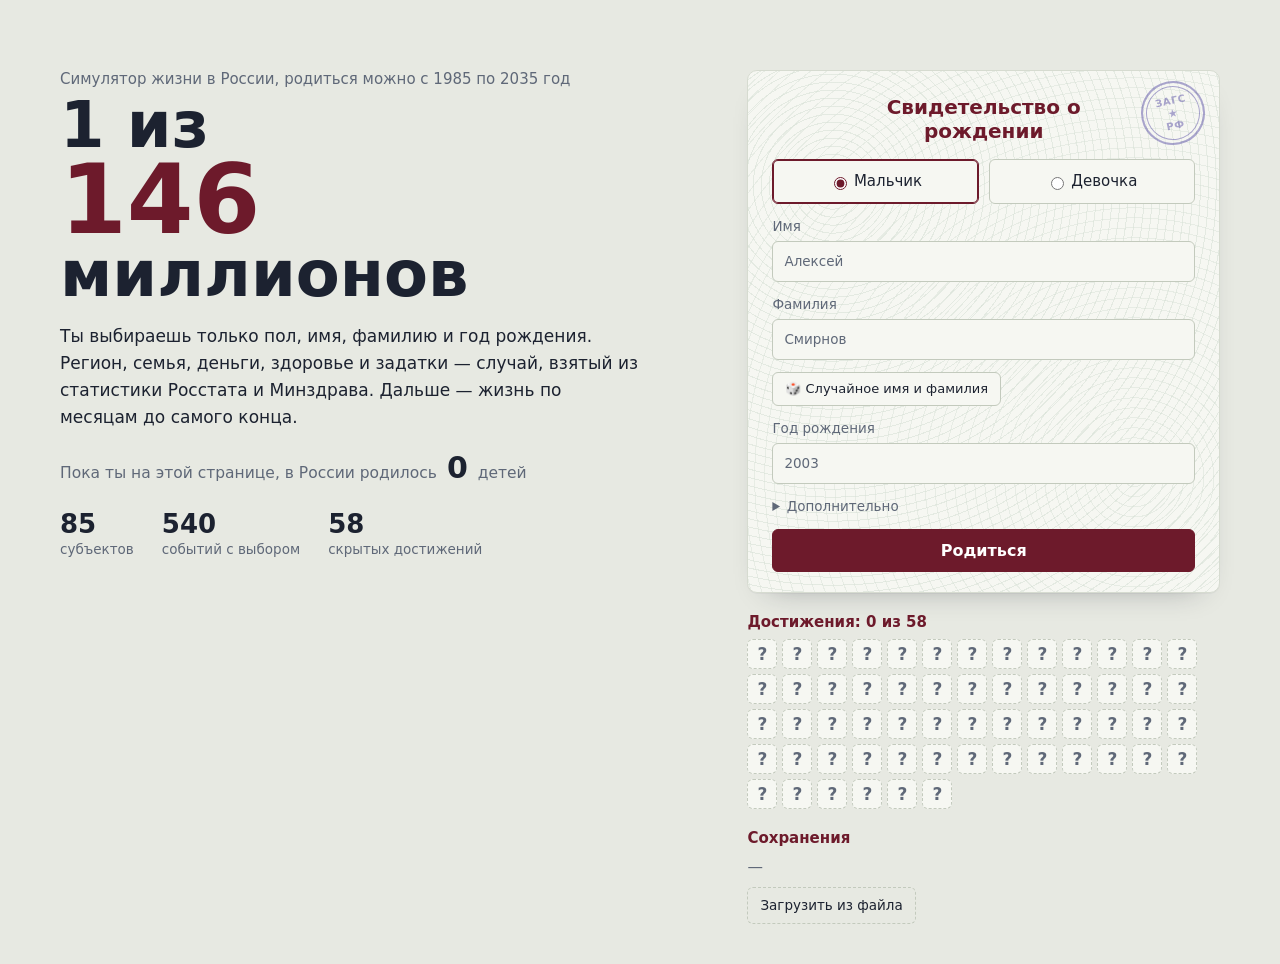
<file: index.html>
<!doctype html>
<html lang="ru">
<head>
<meta charset="utf-8">
<meta name="viewport" content="width=device-width, initial-scale=1">
<title>1 из 146 миллионов</title>
<link rel="stylesheet" href="css/style.css?v=24">
<link rel="icon" href="data:image/svg+xml,%3Csvg xmlns='http://www.w3.org/2000/svg' viewBox='0 0 64 64'%3E%3Ccircle cx='32' cy='32' r='30' fill='%23a3321f'/%3E%3Ctext x='32' y='44' font-family='Georgia,serif' font-size='34' font-weight='700' text-anchor='middle' fill='%23fbf8f2'%3E1%3C/text%3E%3C/svg%3E">
</head>
<body>
<main id="app">

<section id="setup" class="screen">
  <div class="hero">
    <div class="eyebrow">Симулятор жизни в России, родиться можно с 1985 по 2035 год</div>
    <h1>1 из <span>146</span> миллионов</h1>
    <p class="lead">Ты выбираешь только пол, имя, фамилию и год рождения. Регион, семья, деньги, здоровье и задатки — случай, взятый из статистики Росстата и Минздрава. Дальше — жизнь по месяцам до самого конца.</p>
    <div class="ticker">Пока ты на этой странице, в России родилось <b id="bornNow">0</b> <span id="bornWord">детей</span></div>
    <div class="facts">
      <div><b>85</b>субъектов</div>
      <div><b id="evCount">~150</b>событий с выбором</div>
      <div><b id="achTotal">?</b>скрытых достижений</div>
    </div>
  </div>
  <div>
    <div class="card cert">
      <div class="cert-title">Свидетельство о рождении</div>
      <form id="birthForm">
        <div class="row">
          <label><input type="radio" name="sex" value="m" checked> Мальчик</label>
          <label><input type="radio" name="sex" value="f"> Девочка</label>
        </div>
        <label>Имя <input id="fName" required maxlength="30" value="Алексей"></label>
        <label>Фамилия <input id="lName" required maxlength="40" value="Смирнов"></label>
        <button type="button" id="btnRandName" class="rand">🎲 Случайное имя и фамилия</button>
        <label>Год рождения <input id="bYear" type="number" min="1985" max="2035" value="2003" required></label>
        <details><summary>Дополнительно</summary>
          <label>Seed (число, для воспроизводимой жизни) <input id="seed" type="number" placeholder="случайный"></label>
        </details>
        <button type="submit" class="primary">Родиться</button>
      </form>
      <div class="stamp" aria-hidden="true"><span>ЗАГС</span><b>★</b><span>РФ</span></div>
    </div>
    <div class="saves-block">
      <h3 id="achHead">Достижения</h3>
      <div id="achLobby" class="ach-grid"></div>
    </div>
    <div class="saves-block">
      <h3>Сохранения</h3>
      <div id="saves" class="muted">—</div>
      <label class="filebtn">Загрузить из файла <input type="file" id="importFile" accept=".json"></label>
    </div>
  </div>
</section>

<section id="game" class="screen hidden">
  <header class="top">
    <div class="controls">
      <button id="btnPlay" title="Пауза / продолжить (пробел)">▶</button>
      <span class="speeds" id="speeds"></span>
      <span class="small muted ctl" id="spdNote">дней в секунду</span><span id="spy" hidden></span><span id="spyVal" hidden></span>
      <label class="small ctl" title="Клавиша A"><input type="checkbox" id="auto"> Автопилот</label>
      <label class="small ctl" title="Рутинные решения (врачи, отпуск, ГИБДД) принимаются сами, важные — спрашиваются"><input type="checkbox" id="minorAuto" checked> Мелочи — сами</label>
    </div>
    <div class="controls">
      <button id="btnStep" title="Один месяц">+1 месяц</button>
      <button id="btnAch" title="Достижения этой жизни">Достижения <b id="achN">0</b></button>
      <button id="btnFocus" title="Выбрать, чем заниматься, не дожидаясь дня рождения (F)">Сменить фокус</button>
      <button id="btnSave">Сохранить</button>
      <button id="btnExport">Экспорт</button>
      <button id="btnNew">Новая жизнь</button>
    </div>
  </header>
  <div class="layout">
    <div class="pp-col">
    <aside class="passport" id="passport">
      <div class="pp-head"><span>Российская Федерация</span><span id="ppNo"></span></div>
      <div class="pp-body">
        <div class="pp-photo" id="ppPhoto"></div>
        <dl class="pp-fields" id="ppFields"></dl>
      </div>
      <div id="hName" class="pp-name"></div>
      <div id="hInfo" class="pp-now"></div>
      <div id="ppJob" class="pp-job"></div>
      <div id="bars" class="bars"></div>
      <div id="ppStamps" class="pp-stamps"></div>
    </aside>
    <button type="button" id="svoPoster" class="svo-poster" hidden aria-label="Плакат «Служба по контракту»"></button>
    </div>
    <div class="col log" id="log"></div>
    <div class="col side">
      <div class="panel"><h3 id="budgetTitle">Бюджет семьи (в месяц)</h3><div id="budget"></div></div>
      <div class="panel"><h3>Здоровье</h3><div id="health"></div></div>
      <details class="panel" id="leisurePanel" open><summary><h3>Свободное время</h3><span class="small muted" id="leisFree"></span></summary><div id="leisure"></div></details>
      <div class="panel"><h3>Семья</h3><div id="family"></div></div>
      <div class="panel"><h3>Учёба и занятия</h3><div id="edu"></div></div>
      <div class="panel"><h3>Характер</h3><div id="traits"></div></div>
      <div class="panel" id="tiesPanel"><h3>Связи</h3><div id="ties"></div></div>
    </div>
  </div>
</section>

<div id="roulette" class="roulette hidden" aria-live="polite">
  <div class="rl-card">
    <h2 id="rlTitle">Где ты родишься</h2>
    <div class="reels" id="reels"></div>
    <p class="rl-note" id="rlNote">Регион, город и семья выпадают с теми же шансами, что у настоящих детей, родившихся в этом году.</p>
    <div class="rl-actions"><button id="rlSkip">Пропустить</button><button id="rlGo" class="primary" disabled>Начать жизнь</button></div>
  </div>
</div>

<section id="report" class="screen hidden"></section>

<div id="toasts" class="toasts" aria-live="polite"></div>
<div id="modal" class="modal hidden"><div class="box" id="modalBox"></div></div>
</main>

<script src="js/core/rng.js?v=13"></script>
<script src="js/data/regions.js?v=13"></script>
<script src="js/data/subjects.js?v=13"></script>
<script src="js/data/people.js?v=13"></script>
<script src="js/data/demography.js?v=13"></script>
<script src="js/data/economy.js?v=13"></script>
<script src="js/data/history.js?v=13"></script>
<script src="js/data/medical.js?v=13"></script>
<script src="js/data/childhood.js?v=13"></script>
<script src="js/data/events.js?v=13"></script>
<script src="js/data/teen.js?v=13"></script>
<script src="js/data/events_teen.js?v=13"></script>
<script src="js/data/young.js?v=13"></script>
<script src="js/data/events_young.js?v=13"></script>
<script src="js/data/adult.js?v=13"></script>
<script src="js/data/events_adult.js?v=13"></script>
<script src="js/data/ownfamily.js?v=13"></script>
<script src="js/data/events_family.js?v=13"></script>
<script src="js/data/old.js?v=13"></script>
<script src="js/data/events_old.js?v=13"></script>
<script src="js/data/diseases.js?v=13"></script>
<script src="js/data/law.js?v=13"></script>
<script src="js/data/focuses.js?v=13"></script>
<script src="js/data/careers.js?v=13"></script>
<script src="js/data/politics.js?v=13"></script>
<script src="js/data/money.js?v=13"></script>
<script src="js/data/events_life.js?v=13"></script>
<script src="js/data/deathcauses.js?v=13"></script>
<script src="js/data/diseases_ext.js?v=13"></script>
<script src="js/data/ethnic.js?v=13"></script>
<script src="js/data/focuses_ext.js?v=13"></script>
<script src="js/data/sport.js?v=13"></script>
<script src="js/data/universities.js?v=13"></script>
<script src="js/data/elections.js?v=13"></script>
<script src="js/data/events_kin.js?v=13"></script>
<script src="js/data/events_careers.js?v=13"></script>
<script src="js/data/career_focuses.js?v=13"></script>
<script src="js/data/professions_ext.js?v=13"></script>
<script src="js/data/career_focus.js?v=13"></script>
<script src="js/data/ext_glue.js?v=13"></script>
<script src="js/data/leisure.js?v=13"></script>
<script src="js/data/events_addiction.js?v=13"></script>
<script src="js/data/events_chains.js?v=13"></script>
<script src="js/data/events_favors.js?v=13"></script>
<script src="js/data/events_chains2.js?v=13"></script>
<script src="js/data/events_women.js?v=13"></script>
<script src="js/data/events_hard.js?v=13"></script>
<script src="js/data/events_regions.js?v=13"></script>
<script src="js/data/events_regions2.js?v=13"></script>
<script src="js/data/events_quiet.js?v=13"></script>
<script src="js/data/events_svo.js?v=13"></script>
<script src="js/data/events_midlife.js?v=13"></script>
<script src="js/data/era.js?v=13"></script>
<script src="js/data/fixes.js?v=13"></script>
<script src="js/data/emigration.js?v=13"></script>
<script src="js/sim/world.js?v=13"></script>
<script src="js/sim/mortality.js?v=13"></script>
<script src="js/sim/state.js?v=13"></script>
<script src="js/sim/birth.js?v=13"></script>
<script src="js/sim/economy.js?v=13"></script>
<script src="js/sim/health.js?v=13"></script>
<script src="js/sim/family.js?v=13"></script>
<script src="js/sim/childhood.js?v=13"></script>
<script src="js/sim/teen.js?v=13"></script>
<script src="js/sim/young.js?v=13"></script>
<script src="js/sim/adult.js?v=13"></script>
<script src="js/sim/ownfamily.js?v=13"></script>
<script src="js/sim/old.js?v=13"></script>
<script src="js/sim/law.js?v=13"></script>
<script src="js/sim/assets.js?v=13"></script>
<script src="js/sim/careers.js?v=13"></script>
<script src="js/sim/character.js?v=13"></script>
<script src="js/sim/social.js?v=13"></script>
<script src="js/sim/chains.js?v=13"></script>
<script src="js/sim/hardship.js?v=13"></script>
<script src="js/sim/emigration.js?v=13"></script>
<script src="js/sim/svo.js?v=13"></script>
<script src="js/sim/politics.js?v=13"></script>
<script src="js/sim/leisure.js?v=13"></script>
<script src="js/sim/achievements.js?v=13"></script>
<script src="js/sim/events.js?v=13"></script>
<script src="js/sim/engine.js?v=13"></script>
<script src="js/sim/report.js?v=13"></script>
<script src="js/ui/avatar.js?v=13"></script>
<script src="js/ui/ui.js?v=13"></script>
</body>
</html>
</file>
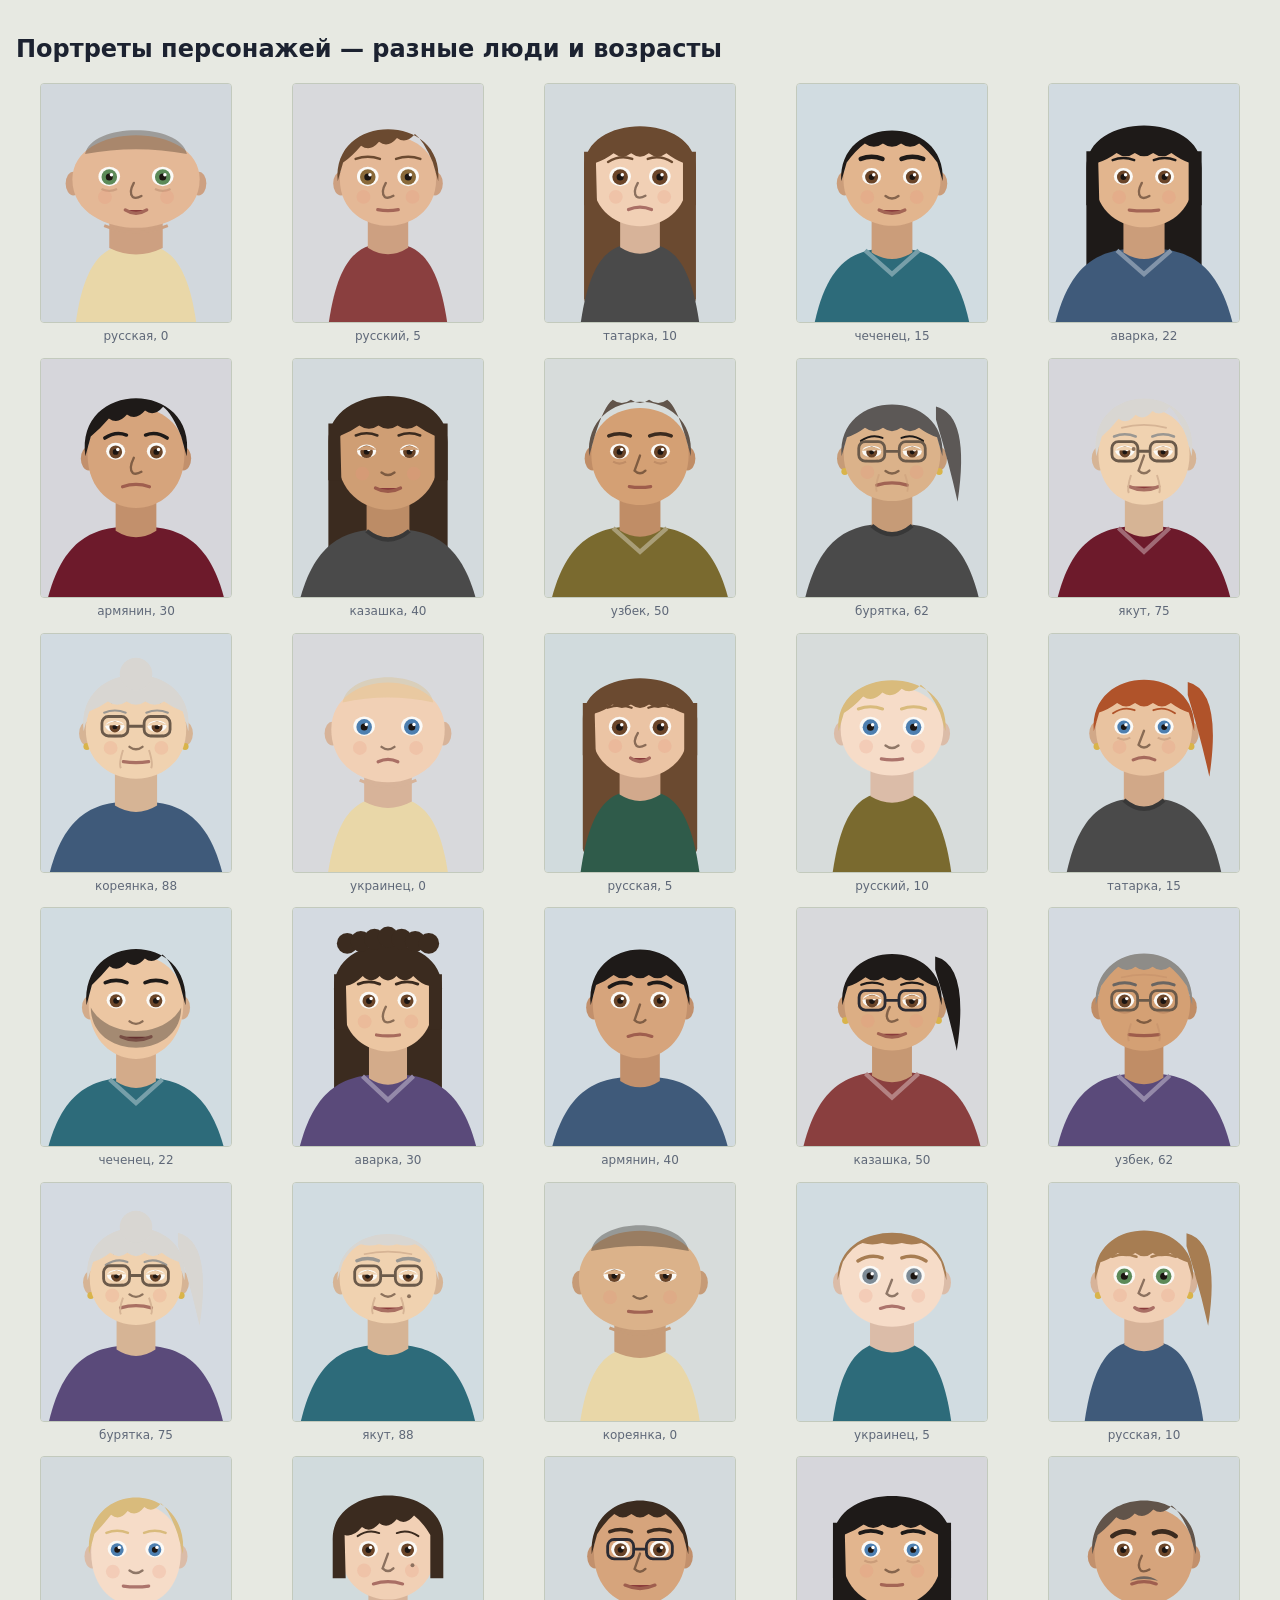
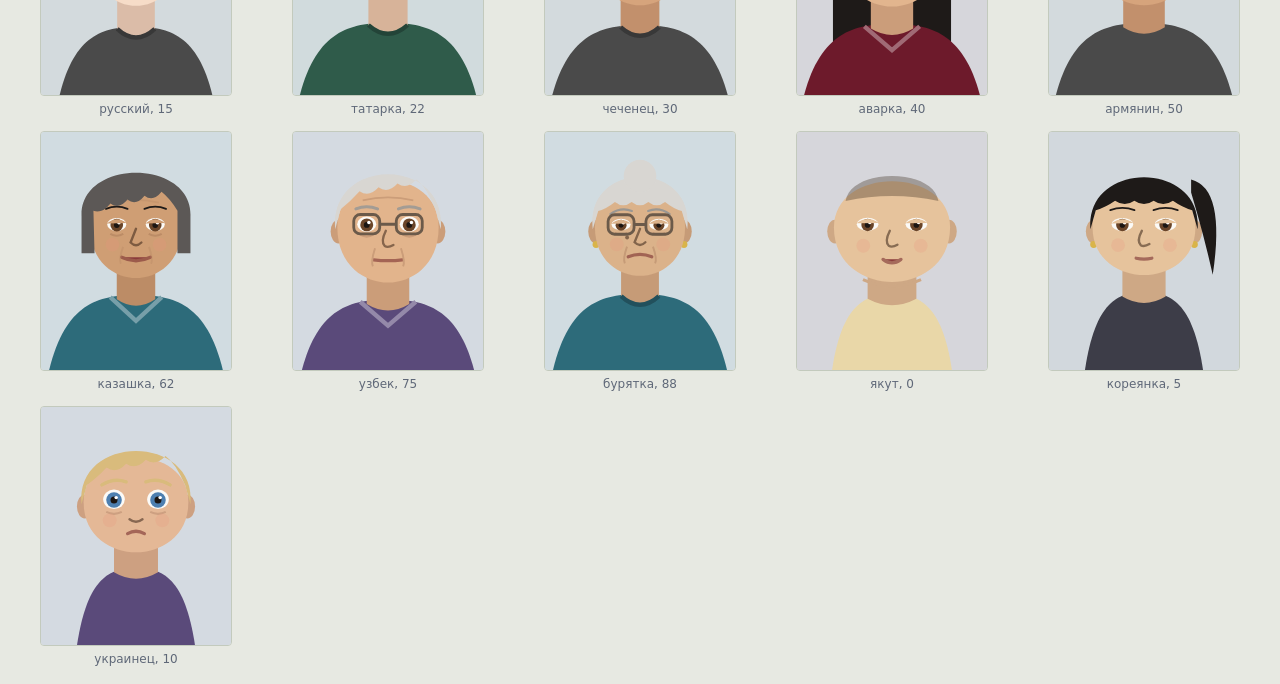
<file: tools/avatar-gallery.html>
<!doctype html>
<html lang="ru"><head><meta charset="utf-8"><title>Портреты: проверка</title>
<link rel="stylesheet" href="../css/style.css?v=14">
<style>
  body { padding: 16px; }
  .g { display: grid; grid-template-columns: repeat(auto-fill, minmax(210px, 1fr)); gap: 12px; }
  .c { text-align: center; font-size: 12px; color: var(--muted); }
  .c div { width: 192px; height: 240px; margin: 0 auto 4px; border: 1px solid var(--line2); border-radius: 4px; overflow: hidden; }
  .c svg { width: 100%; height: 100%; display: block; }
</style></head>
<body>
<h2>Портреты персонажей — разные люди и возрасты</h2>
<div class="g" id="g"></div>
<script>window.RL = {DATA: {}};</script>
<script src="../js/core/rng.js"></script>
<script src="../js/data/people.js"></script>
<script>RL.S = {age: function () { return 30; }};</script>
<script src="../js/ui/avatar.js?v=6"></script>
<script>
  var eth = ['russian', 'russian', 'tatar', 'chechen', 'avar', 'armenian', 'kazakh', 'uzbek', 'buryat', 'yakut', 'korean', 'ukrainian'];
  var ages = [0.5, 5, 10, 15, 22, 30, 40, 50, 62, 75, 88];
  var h = '';
  for (var i = 0; i < 36; i++) {
    var sex = i % 2 ? 'm' : 'f', e = eth[i % eth.length], L = RL.Avatar.make(1000 + i * 7919, sex, e), a = ages[i % ages.length];
    var o = {age: a, happiness: [80, 50, 25][i % 3], mental: i % 7 ? 60 : 20, glasses: i % 9 === 0, obese: i % 11 === 0};
    h += '<div class="c"><div>' + RL.Avatar.svg(L, o) + '</div>' + (RL.DATA.ethnic[e] ? RL.DATA.ethnic[e][sex] : e) + ', ' + Math.floor(a) + '</div>';
  }
  document.getElementById('g').innerHTML = h;
</script>
</body></html>
</file>
<file: css/style.css>
/* «Паспорт»: бордовая обложка, бумага с защитной сеткой, сине-чёрные чернила, фиолетовые печати.
   Шрифты системные (игра работает без интернета): Bahnschrift — заголовки и цифры, Segoe UI — текст. */
:root {
  --bg: #e7e9e2; --paper: #f6f7f2; --paper2: #eef1ea; --guil: #d5dfd4; --ink: #1c2230; --muted: #5f6878; --line: #d6dbd0; --line2: #c3cabd;
  --cover: #6d1a2b; --cover2: #8a2639; --stamp: #4b3f9e; --good: #2b6a4c; --bad: #b0302a; --news: #35588a; --gold: #9c7a24;
  --bar-bg: #dde2d8; --shadow: 0 1px 0 rgba(28, 34, 48, .04), 0 14px 30px -22px rgba(28, 34, 48, .45);
  --disp: "Bahnschrift", "DIN Alternate", "Avenir Next Condensed", "Arial Narrow", system-ui, sans-serif;
  --sans: "Segoe UI Variable Text", "Segoe UI", system-ui, -apple-system, "Helvetica Neue", Arial, sans-serif;
  --season: #6d1a2b;
}
@media (prefers-color-scheme: dark) {
  :root:not([data-theme="light"]) {
    --bg: #121118; --paper: #1c1b23; --paper2: #22212b; --guil: #2b2a36; --ink: #e9e8ef; --muted: #9c9aab; --line: #2f2e3a; --line2: #3d3c4b;
    --cover: #c4485f; --cover2: #d9637a; --stamp: #a597ff; --good: #7fcf9f; --bad: #f08a7e; --news: #9db8e6; --gold: #d8b45c; --bar-bg: #2b2a35;
    --shadow: 0 1px 0 rgba(0, 0, 0, .3), 0 16px 34px -20px rgba(0, 0, 0, .8);
  }
}
body[data-season="winter"] { --season: #4f7fa8; }
body[data-season="spring"] { --season: #4f8a4a; }
body[data-season="summer"] { --season: #b98a1f; }
body[data-season="autumn"] { --season: #a9522c; }

* { box-sizing: border-box; }
body { margin: 0; color: var(--ink); font: 15.5px/1.55 var(--sans); min-height: 100vh; background: var(--bg); }
/* защитная сетка, как на страницах паспорта */
.guil, .passport, .card.cert {
  background-color: var(--paper);
  background-image:
    repeating-radial-gradient(circle at 18% 22%, transparent 0 7px, color-mix(in srgb, var(--guil) 55%, transparent) 7px 8px),
    repeating-radial-gradient(circle at 82% 78%, transparent 0 9px, color-mix(in srgb, var(--guil) 45%, transparent) 9px 10px);
}
#app { position: relative; max-width: 1480px; margin: 0 auto; padding: 16px 16px 40px; }
h1, h2, h3 { font-family: var(--disp); font-weight: 600; letter-spacing: 0; }
h1 { font-size: clamp(36px, 6vw, 64px); line-height: .98; margin: 6px 0 14px; font-weight: 700; font-stretch: condensed; }
h2 { font-size: 24px; line-height: 1.15; }
h3 { font: 600 15px/1.2 var(--disp); color: var(--cover); margin: 0 0 8px; }
.muted { color: var(--muted); } .small { font-size: 13px; }
.hidden { display: none !important; }
button, input { font: inherit; color: inherit; }

/* кнопки: обычные — как поля анкеты, главная — цвета обложки */
button { background: var(--paper); border: 1px solid var(--line2); border-radius: 6px; padding: 7px 12px; cursor: pointer; transition: border-color .15s, background .15s; }
button:hover { border-color: var(--ink); }
button:active { transform: translateY(1px); }
button:focus-visible, input:focus-visible, select:focus-visible { outline: 2px solid var(--stamp); outline-offset: 2px; }
button.primary { background: var(--cover); color: #fff; border-color: var(--cover); padding: 11px 24px; font: 600 16px var(--disp); }
button.primary:hover { background: var(--cover2); }
button.on { background: var(--ink); color: var(--paper); border-color: var(--ink); }
button:disabled { opacity: .45; cursor: not-allowed; }
input[type=text], input:not([type]), input[type=number] { background: var(--paper); border: 1px solid var(--line2); border-radius: 6px; padding: 9px 11px; width: 100%; }
input:not([type=radio]):not([type=checkbox]):not([type=range]):focus { border-color: var(--stamp); outline: none; box-shadow: 0 0 0 3px color-mix(in srgb, var(--stamp) 18%, transparent); }
input[type=range], input[type=checkbox], input[type=radio] { accent-color: var(--cover); }

.screen { animation: screenIn .45s cubic-bezier(.2, .7, .2, 1) both; }
@keyframes screenIn { from { opacity: 0; transform: translateY(8px); } to { opacity: 1; transform: none; } }

/* ---------- старт ---------- */
#setup { display: grid; grid-template-columns: 1.15fr .85fr; gap: 48px; align-items: start; padding-top: 6vh; max-width: 1160px; margin: 0 auto; }
@media (max-width: 880px) { #setup { grid-template-columns: 1fr; gap: 22px; padding-top: 0; } }
.hero .eyebrow { font: 500 15px var(--disp); color: var(--muted); }
.hero h1 span { font-size: 1.5em; color: var(--cover); display: block; line-height: .9; font-variant-numeric: tabular-nums; }
.hero .lead { font-size: 17px; line-height: 1.6; max-width: 34em; }
.ticker { margin-top: 18px; display: flex; gap: 10px; align-items: baseline; flex-wrap: wrap; color: var(--muted); }
.ticker b { font: 600 30px var(--disp); color: var(--ink); font-variant-numeric: tabular-nums; }
.ticker b.tick { animation: tick .6s ease; }
@keyframes tick { 0% { color: var(--cover); } 100% { color: var(--ink); } }
.facts { display: flex; gap: 28px; margin-top: 24px; flex-wrap: wrap; }
.facts div { font-size: 13.5px; color: var(--muted); }
.facts div b { display: block; font: 600 26px var(--disp); color: var(--ink); }
.card { position: relative; border: 1px solid var(--line); border-radius: 10px; padding: 24px 24px 20px; box-shadow: var(--shadow); overflow: hidden; }
.card .cert-title { font: 600 20px var(--disp); color: var(--cover); text-align: center; margin-bottom: 16px; padding: 0 64px; }
/* печать ЗАГС: двойное кольцо в правом верхнем углу, не налезает на поля */
.stamp { position: absolute; right: 14px; top: 10px; width: 64px; height: 64px; border: 2px solid var(--stamp); border-radius: 50%; color: var(--stamp);
  display: flex; flex-direction: column; align-items: center; justify-content: center; gap: 0; transform: rotate(-12deg); opacity: .45; pointer-events: none;
  box-shadow: inset 0 0 0 3px var(--paper), inset 0 0 0 4px var(--stamp); font: 700 10px/1 var(--disp); letter-spacing: .06em; }
.stamp b { font-size: 11px; margin: 2px 0; }
button.rand { justify-self: start; font-size: 13px; padding: 6px 12px; }
#birthForm { display: grid; gap: 12px; position: relative; }
#birthForm label { display: grid; gap: 4px; font-size: 13.5px; color: var(--muted); }
.row { display: flex; gap: 10px; }
.row label { flex: 1; display: flex !important; gap: 8px; align-items: center; justify-content: center; padding: 10px; border: 1px solid var(--line2);
  border-radius: 6px; cursor: pointer; color: var(--ink) !important; font-size: 15px !important; background: var(--paper); }
.row label:has(input:checked) { border-color: var(--cover); box-shadow: inset 0 0 0 1px var(--cover); }
details summary { cursor: pointer; color: var(--muted); font-size: 13.5px; }
.saves-block { margin-top: 20px; }
#saves .m { display: flex; gap: 6px; align-items: center; flex-wrap: wrap; }
.filebtn input { display: none; }
.filebtn { display: inline-block; border: 1px dashed var(--line2); padding: 7px 12px; border-radius: 6px; cursor: pointer; margin-top: 8px; font-size: 13.5px; }
.filebtn:hover { border-color: var(--ink); }

/* ---------- рулетка рождения ---------- */
.roulette { position: fixed; inset: 0; z-index: 25; display: grid; place-items: center; padding: 16px; background: color-mix(in srgb, var(--bg) 70%, transparent); backdrop-filter: blur(6px); }
.rl-card { width: min(640px, 100%); background: var(--paper); border: 1px solid var(--line); border-radius: 12px; padding: 24px; box-shadow: 0 30px 80px -30px rgba(0, 0, 0, .5); border-top: 6px solid var(--cover); }
.rl-card h2 { margin: 0 0 14px; }
.reels { display: grid; gap: 8px; }
.reel { display: grid; grid-template-columns: 9em 1fr; align-items: center; gap: 12px; padding: 10px 14px; border: 1px solid var(--line2); border-radius: 8px; background: var(--paper2); overflow: hidden; }
.reel span { color: var(--muted); font-size: 13.5px; }
.reel b { font: 600 20px/1.2 var(--disp); white-space: nowrap; overflow: hidden; text-overflow: ellipsis; }
.reel.spin b { filter: blur(.6px); color: var(--muted); }
.reel.done { border-color: var(--stamp); }
.reel.done b { color: var(--ink); animation: land .35s cubic-bezier(.2, .9, .3, 1.4); }
@keyframes land { from { transform: translateY(-40%); opacity: .4; } to { transform: none; opacity: 1; } }
.rl-note { color: var(--muted); font-size: 13.5px; }
.rl-actions { display: flex; gap: 10px; justify-content: flex-end; }

/* ---------- игровой экран ---------- */
.top { display: flex; justify-content: space-between; gap: 10px 16px; flex-wrap: wrap; align-items: center; padding: 8px 10px; margin-bottom: 14px;
  border-radius: 10px; background: var(--paper); border: 1px solid var(--line); position: sticky; top: 8px; z-index: 5; box-shadow: var(--shadow); }
.controls { display: flex; gap: 6px; flex-wrap: wrap; align-items: center; }
.ctl { display: inline-flex; align-items: center; gap: 6px; padding: 0 6px; }
.ctl input[type=range] { width: 110px; }
.speeds { display: inline-flex; border: 1px solid var(--line2); border-radius: 6px; overflow: hidden; }
.speeds button { border: 0; border-radius: 0; padding: 6px 10px; background: transparent; font: 600 13px var(--disp); }
.speeds button + button { border-left: 1px solid var(--line); }
.speeds button:hover { background: var(--paper2); }
.speeds button.on { background: var(--ink); color: var(--paper); }
#btnPlay { width: 42px; height: 34px; font-size: 14px; background: var(--cover); color: #fff; border-color: var(--cover); }
#btnPlay.playing { background: var(--paper2); color: var(--ink); border-color: var(--line2); }

.layout { display: grid; grid-template-columns: 310px minmax(0, 1fr) 350px; gap: 14px; align-items: start; }
@media (max-width: 1240px) { .layout { grid-template-columns: 290px minmax(0, 1fr); } .side { grid-column: 1 / -1; grid-template-columns: repeat(auto-fit, minmax(280px, 1fr)); } }
@media (max-width: 780px) { .layout { grid-template-columns: 1fr; } }

/* паспорт: страница с фото и полями */
.pp-col { position: sticky; top: 72px; display: flex; flex-direction: column; gap: 10px; }
.passport { position: relative; top: 0; border: 1px solid var(--line); border-radius: 10px; padding: 0 16px 16px; box-shadow: var(--shadow); overflow: hidden; }
.pp-head { display: flex; justify-content: space-between; margin: 0 -16px 14px; padding: 9px 16px; background: var(--cover); color: #f6eadf; font: 600 14px var(--disp); }
.layout > * { min-width: 0; }
.pp-head { gap: 8px; flex-wrap: wrap; }
.pp-head span + span { font-variant-numeric: tabular-nums; opacity: .8; }
.pp-body { display: grid; grid-template-columns: 96px 1fr; gap: 12px; }
.pp-photo { width: 96px; height: 120px; border: 1px solid var(--line2); border-radius: 4px; background: var(--paper2); overflow: hidden; }
.pp-photo svg { width: 100%; height: 100%; display: block; }
.pp-fields { margin: 0; display: grid; gap: 4px; font-size: 13px; }
.pp-fields dt { color: var(--muted); font-size: 11.5px; line-height: 1.1; }
.pp-fields dd { margin: 0 0 2px; font: 600 14.5px/1.15 var(--disp); }
.pp-name { margin-top: 12px; font: 700 21px/1.1 var(--disp); padding-left: 10px; border-left: 4px solid var(--season); transition: border-color 1.2s; }
.pp-now { margin-top: 6px; font-size: 13.5px; color: var(--muted); }
.pp-now.flip { animation: flip .5s ease; }
@keyframes flip { from { opacity: .3; } to { opacity: 1; } }
.pp-job { margin: 8px 0 12px; font-size: 14px; }
.pp-job b { font-weight: 600; }
.pp-stamps { display: flex; flex-wrap: wrap; gap: 8px; margin-top: 12px; }
.pstamp { display: inline-block; border: 2px solid var(--stamp); color: var(--stamp); border-radius: 6px; padding: 3px 8px 2px; font: 600 11.5px/1.2 var(--disp);
  transform: rotate(var(--r, -3deg)); opacity: .85; background: color-mix(in srgb, var(--stamp) 6%, transparent); }
.pstamp.off { border-color: var(--bad); color: var(--bad); background: color-mix(in srgb, var(--bad) 6%, transparent); }
.pstamp.round { border-radius: 50%; padding: 10px 6px; text-align: center; width: 70px; }

/* шкалы */
.bars { display: grid; grid-template-columns: 1fr 1fr; gap: 10px 14px; }
.bar .lbl { display: flex; justify-content: space-between; align-items: baseline; font-size: 12.5px; color: var(--muted); margin-bottom: 3px; }
.bar .lbl b { font: 600 15px var(--disp); color: var(--ink); font-variant-numeric: tabular-nums; }
.bar .track { height: 6px; background: var(--bar-bg); border-radius: 3px; overflow: hidden; }
.bar .fill { height: 100%; transition: width .7s cubic-bezier(.2, .7, .2, 1), background .7s; background: var(--good); }
.bar[data-lv="mid"] .fill { background: var(--gold); }
.bar[data-lv="low"] .fill { background: var(--bad); }
.delta { font: 600 11px var(--disp); margin-left: 5px; animation: delta 1.6s ease forwards; }
.delta.up { color: var(--good); } .delta.down { color: var(--bad); }
@keyframes delta { 0% { opacity: 0; } 15% { opacity: 1; } 80% { opacity: 1; } 100% { opacity: 0; } }

/* лента жизни */
.log { background: var(--paper); border: 1px solid var(--line); border-radius: 10px; padding: 4px 18px; height: calc(100vh - 110px); min-height: 480px; overflow-y: auto;
  box-shadow: var(--shadow); scrollbar-width: thin; scrollbar-color: var(--line2) transparent; }
.log .e { position: relative; padding: 9px 0 9px 16px; border-bottom: 1px solid var(--line); font-size: 15px; max-width: 46em; }
.log .e::before { content: ""; position: absolute; left: 0; top: 16px; width: 7px; height: 7px; border-radius: 50%; background: var(--line2); }
.log .e.new { animation: entry .5s ease both; }
@keyframes entry { from { opacity: 0; background: color-mix(in srgb, var(--gold) 14%, transparent); } to { opacity: 1; background: transparent; } }
.log .d { display: block; color: var(--muted); font: 12px var(--disp); margin-bottom: 1px; font-variant-numeric: tabular-nums; }
.log .news { color: var(--news); }
.log .news::before { background: var(--news); border-radius: 1px; }
.log .bad::before, .log .death::before { background: var(--bad); }
.log .bad { color: var(--bad); }
.log .death { color: var(--bad); font-weight: 600; }
.log .good { color: var(--good); } .log .good::before { background: var(--good); }
.log .family::before { background: var(--cover); } .log .health::before { background: #6c8fb8; } .log .money::before { background: var(--gold); border-radius: 1px; }
.log .edu::before { background: var(--stamp); }
.log .choice { font-weight: 600; } .log .choice::before { background: var(--ink); width: 9px; height: 2px; border-radius: 0; top: 19px; }
.log .birthday { padding: 16px 0 6px; border-bottom: 0; color: var(--cover); font: 700 16px var(--disp); }
.log .birthday::before { display: none; }
.log .birthday .d { display: none; }
.log .birth { font-size: 15.5px; }
.log .end { font-weight: 600; }

/* боковые блоки */
.side { display: grid; gap: 12px; align-content: start; }
.panel { background: var(--paper); border: 1px solid var(--line); border-radius: 10px; padding: 13px 15px; font-size: 14px; box-shadow: var(--shadow); }
.panel table { width: 100%; border-collapse: collapse; }
.panel td { padding: 2px 0; } .panel td.r { text-align: right; white-space: nowrap; font: 14px var(--disp); font-variant-numeric: tabular-nums; }
.panel .sep td { border-top: 1px solid var(--line); font-weight: 600; padding-top: 5px; }
.panel .acts { display: flex; gap: 6px; flex-wrap: wrap; margin-top: 8px; }
.panel .acts button { font-size: 13px; padding: 5px 10px; }
.m { margin-bottom: 6px; }
.tag { display: inline-block; font-size: 12px; border: 1px solid var(--line2); border-radius: 4px; padding: 0 6px; margin-left: 6px; color: var(--muted); background: var(--paper2); }
.tag.bad { color: var(--bad); border-color: color-mix(in srgb, var(--bad) 45%, transparent); background: color-mix(in srgb, var(--bad) 7%, transparent); }

/* окно решения */
.modal { position: fixed; inset: 0; background: rgba(18, 16, 24, .45); backdrop-filter: blur(3px); display: flex; align-items: center; justify-content: center;
  padding: 16px; z-index: 20; animation: fadeIn .2s ease both; }
@keyframes fadeIn { from { opacity: 0; } to { opacity: 1; } }
.modal .box { background: var(--paper); border-radius: 12px; max-width: 600px; width: 100%; padding: 22px 22px 18px; max-height: 90vh; overflow-y: auto;
  border: 1px solid var(--line); border-top: 6px solid var(--cover); box-shadow: 0 30px 80px -30px rgba(0, 0, 0, .55); animation: pop .3s cubic-bezier(.2, .9, .3, 1.15) both; }
@keyframes pop { from { opacity: 0; transform: translateY(12px); } to { opacity: 1; transform: none; } }
.modal .box h2 { margin: 2px 0 8px; } .modal .box > p { font-size: 16.5px; line-height: 1.6; }
.opts { display: grid; gap: 8px; margin-top: 14px; }
.opts button { text-align: left; padding: 11px 14px; border-radius: 8px; }
.opts button:hover:not(:disabled) { border-color: var(--stamp); background: color-mix(in srgb, var(--stamp) 6%, var(--paper)); }
.opts button small { display: block; color: var(--muted); font-size: 13px; margin-top: 2px; }
.m.mem { display: flex; align-items: center; flex-wrap: wrap; gap: 0 4px; }
.ava { width: 26px; height: 32px; border-radius: 4px; overflow: hidden; flex: none; margin-right: 6px; border: 1px solid var(--line); background: var(--paper2); }
.ava svg { width: 100%; height: 100%; display: block; }
/* достижения */
.toasts { position: fixed; right: 16px; bottom: 16px; z-index: 40; display: grid; gap: 8px; width: min(340px, calc(100vw - 32px)); pointer-events: none; }
.toast { display: flex; gap: 12px; align-items: center; background: var(--paper); border: 2px solid var(--stamp); border-radius: 10px; padding: 10px 14px;
  box-shadow: 0 18px 40px -18px rgba(0, 0, 0, .6); animation: toastIn .45s cubic-bezier(.2, .9, .3, 1.2) both; }
.toast.dark { border-color: var(--bad); }
.toast.out { animation: toastOut .45s ease forwards; }
.toast i { font-style: normal; font-size: 28px; }
.toast small { display: block; color: var(--stamp); font: 600 12px var(--disp); }
.toast.dark small { color: var(--bad); }
.toast b { display: block; font: 700 16px var(--disp); }
.toast span { display: block; font-size: 12.5px; color: var(--muted); }
@keyframes toastIn { from { opacity: 0; transform: translateX(30px) rotate(2deg); } to { opacity: 1; transform: none; } }
@keyframes toastOut { to { opacity: 0; transform: translateY(10px); } }
.ach-list { display: grid; gap: 8px; margin-top: 10px; }
.ach-item { display: flex; gap: 12px; align-items: center; border: 1px solid var(--line2); border-radius: 8px; padding: 8px 12px; }
.ach-item.dark { border-color: color-mix(in srgb, var(--bad) 45%, transparent); }
.ach-item i { font-style: normal; font-size: 24px; }
.ach-item b { display: block; font: 600 15px var(--disp); }
.ach-item span, .ach-item small { display: block; font-size: 12.5px; color: var(--muted); }
.ach-hidden { display: flex; flex-wrap: wrap; gap: 4px; margin-top: 10px; }
.ach-hidden span, .ach-tile { width: 30px; height: 30px; display: grid; place-items: center; border-radius: 6px; border: 1px dashed var(--line2); color: var(--muted); font: 600 14px var(--disp); }
.ach-grid { display: flex; flex-wrap: wrap; gap: 5px; }
.ach-tile { border-style: solid; border-color: var(--stamp); font-size: 17px; cursor: help; background: var(--paper); }
.ach-tile.locked { border-style: dashed; border-color: var(--line2); cursor: default; }
.ach-tile.dark { border-color: var(--bad); }
.log .ach { color: var(--stamp); font-weight: 600; }
.log .ach::before { background: var(--stamp); }
details.panel > summary { list-style: none; cursor: pointer; display: flex; align-items: baseline; justify-content: space-between; gap: 8px; }
details.panel > summary::-webkit-details-marker { display: none; }
details.panel > summary h3 { margin: 0 0 8px; }
details.panel > summary h3::after { content: " ▾"; color: var(--muted); }
details.panel:not([open]) > summary h3::after { content: " ▸"; }
details.panel:not([open]) > summary h3 { margin: 0; }
.leis { display: flex; flex-wrap: wrap; gap: 6px; }
.leis button { font-size: 13px; padding: 5px 9px; border-radius: 999px; }
.leis button .muted { font-size: 12px; }
.log .holiday { color: var(--gold); }
.log .holiday::before { background: var(--gold); border-radius: 1px; }
.log .leisure { color: var(--muted); }
details.more { margin-top: 10px; }
details.more summary { cursor: pointer; color: var(--stamp); font: 600 15px var(--disp); padding: 6px 0; }
.opts button kbd { font: 600 12px var(--disp); color: var(--muted); border: 1px solid var(--line2); border-radius: 4px; padding: 0 5px; margin-right: 8px; }

/* смерть */
.fx { position: fixed; inset: 0; z-index: 30; display: grid; place-items: center; text-align: center; background: #0f0e13; color: #e8e6ee; animation: fxIn 1.2s ease both; padding: 20px; }
.fx .n { font: 700 clamp(28px, 5vw, 48px)/1.1 var(--disp); animation: rise 1.4s .4s ease both; }
.fx .y { font: 500 18px var(--disp); color: #a8a5b6; margin-top: 10px; animation: rise 1.4s .9s ease both; font-variant-numeric: tabular-nums; }
.fx .c { font-size: 16px; color: #c8c5d4; margin-top: 18px; animation: rise 1.4s 1.4s ease both; }
.fx .candle { width: 6px; height: 22px; margin: 0 auto 18px; border-radius: 3px; background: #e8e6ee; position: relative; animation: rise 1s ease both; }
.fx .candle::before { content: ""; position: absolute; left: -3px; top: -16px; width: 12px; height: 16px; border-radius: 50% 50% 40% 40%;
  background: radial-gradient(circle at 50% 70%, #ffd27a, #f08a2c 60%, transparent 70%); animation: flame 1.2s ease-in-out infinite alternate; }
@keyframes flame { from { transform: scale(1) rotate(-2deg); opacity: .9; } to { transform: scale(1.12) rotate(2deg); opacity: 1; } }
@keyframes fxIn { from { opacity: 0; } to { opacity: 1; } }
@keyframes rise { from { opacity: 0; transform: translateY(8px); } to { opacity: 1; transform: none; } }

/* отчёт */
#report { background: var(--paper); border: 1px solid var(--line); border-top: 6px solid var(--cover); border-radius: 10px; padding: 24px 26px; box-shadow: var(--shadow); max-width: 1200px; margin: 0 auto; }
#report > p:first-of-type { font-size: 18px; color: var(--muted); }
#report .big { font: 600 22px var(--disp); }
#report .grid { display: grid; grid-template-columns: repeat(auto-fit, minmax(270px, 1fr)); gap: 18px 26px; margin-top: 16px; }
#report ul { padding-left: 18px; margin: 0 0 10px; } #report li { margin-bottom: 3px; }
#report li::marker { color: var(--cover); }
.epitaph { font-size: 20px; line-height: 1.4; margin: 6px 0 4px; font-style: italic; }
.sociology { border-left: 3px solid var(--cover); padding: 4px 0 4px 14px; margin: 10px 0 14px; }
.sociology h3 { margin-top: 0; }
.sociology li { margin: 4px 0; line-height: 1.45; }
.badges { display: flex; flex-wrap: wrap; gap: 8px; margin: 12px 0 8px; }
.badge { display: inline-flex; align-items: center; gap: 6px; padding: 4px 10px 3px 8px; border-radius: 6px; font: 600 13.5px var(--disp); color: var(--stamp);
  border: 2px solid var(--stamp); transform: rotate(var(--r, -1.5deg)); animation: badgeIn .45s cubic-bezier(.2, .9, .3, 1.3) both; }
.badge:nth-child(even) { --r: 1.5deg; }
.badge i { font-style: normal; font-size: 15px; }
.badge.dark { color: var(--bad); border-color: var(--bad); }
@keyframes badgeIn { from { opacity: 0; transform: scale(1.4) rotate(-8deg); } to { opacity: 1; } }
canvas { width: 100%; max-width: 100%; margin-top: 10px; background: var(--paper2); border-radius: 8px; }

@media (prefers-reduced-motion: reduce) {
  *, *::before, *::after { animation-duration: .01ms !important; animation-iteration-count: 1 !important; transition-duration: .01ms !important; }
}
@media (max-width: 780px) {
  .top { position: static; }
  .passport, .pp-col { position: static; }
  .log { height: 62vh; min-height: 0; }
  #report { padding: 16px; }
  .modal .box { padding: 18px 16px 14px; }
  .reel { grid-template-columns: 1fr; gap: 2px; }
}

/* плакат «Служба по контракту» под паспортом (висит, пока идёт СВО) */
.svo-poster { position: relative; display: grid; grid-template-columns: 24% 1fr; padding: 0; border-radius: 8px; border: 1px solid #c9d6ea; background: #eef5ff;
  color: #1131b8; font-family: var(--disp); text-align: right; cursor: default; overflow: hidden; box-shadow: 0 2px 8px rgba(0, 0, 0, .25); transform-origin: top center; }
.svo-poster.clickable { cursor: pointer; }
.svo-poster.clickable:hover { filter: brightness(1.04); transform: translateY(-1px); }
.svo-poster:disabled { opacity: 1; }
.svo-poster .sp-flag { grid-row: 1; grid-column: 1; background: linear-gradient(118deg, #ffffff 0 34%, #2b52c7 34% 64%, #d42a2a 64% 100%); }
.svo-poster .sp-top { grid-row: 1; grid-column: 2; display: flex; flex-direction: column; align-items: flex-end; padding: 10px 12px 8px; }
.svo-poster .sp-sum { font: 800 27px/1 var(--disp); letter-spacing: -.5px; color: #1131b8; white-space: nowrap; }
.svo-poster .sp-g { font: 800 16px/1.1 var(--disp); text-transform: uppercase; color: #1131b8; }
.svo-poster .sp-sub { font-size: 11.5px; line-height: 1.25; color: #1d3fbf; margin-top: 2px; }
.svo-poster .sp-band { grid-column: 1 / -1; display: flex; align-items: center; justify-content: space-between; gap: 8px; padding: 7px 12px; background: #121a33; }
.svo-poster .sp-call { text-align: left; font: 800 12.5px/1.15 var(--disp); text-transform: uppercase; color: #fff; }
.svo-poster .sp-call::first-line { color: #fff; }
.svo-poster .sp-tel { font: 800 21px/1 var(--disp); color: #ff5a4f; white-space: nowrap; }
.svo-poster .sp-hint { grid-column: 1 / -1; font-size: 10.5px; color: #4b5563; text-align: center; padding: 3px 6px 4px; background: #e3ecf8; }
.svo-poster.torn { animation: svo-tear 1.5s ease-in forwards; pointer-events: none; }
@keyframes svo-tear {
  0% { clip-path: polygon(0 0, 100% 0, 100% 100%, 0 100%); transform: rotate(0); opacity: 1; }
  35% { clip-path: polygon(0 0, 55% 0, 48% 40%, 60% 70%, 52% 100%, 0 100%); transform: rotate(-3deg); }
  70% { clip-path: polygon(0 0, 30% 0, 22% 45%, 34% 100%, 0 100%); transform: rotate(-8deg) translateY(10px); opacity: .8; }
  100% { clip-path: polygon(0 0, 8% 0, 4% 60%, 0 100%); transform: rotate(-14deg) translateY(40px); opacity: 0; }
}
@media (prefers-reduced-motion: reduce) { .svo-poster.torn { animation-duration: .01s; } }
@media (max-height: 820px) { .pp-col { position: static; } }
.e.chain { border-left: 3px solid var(--cover); padding-left: 8px; font-style: italic; }
</file>
